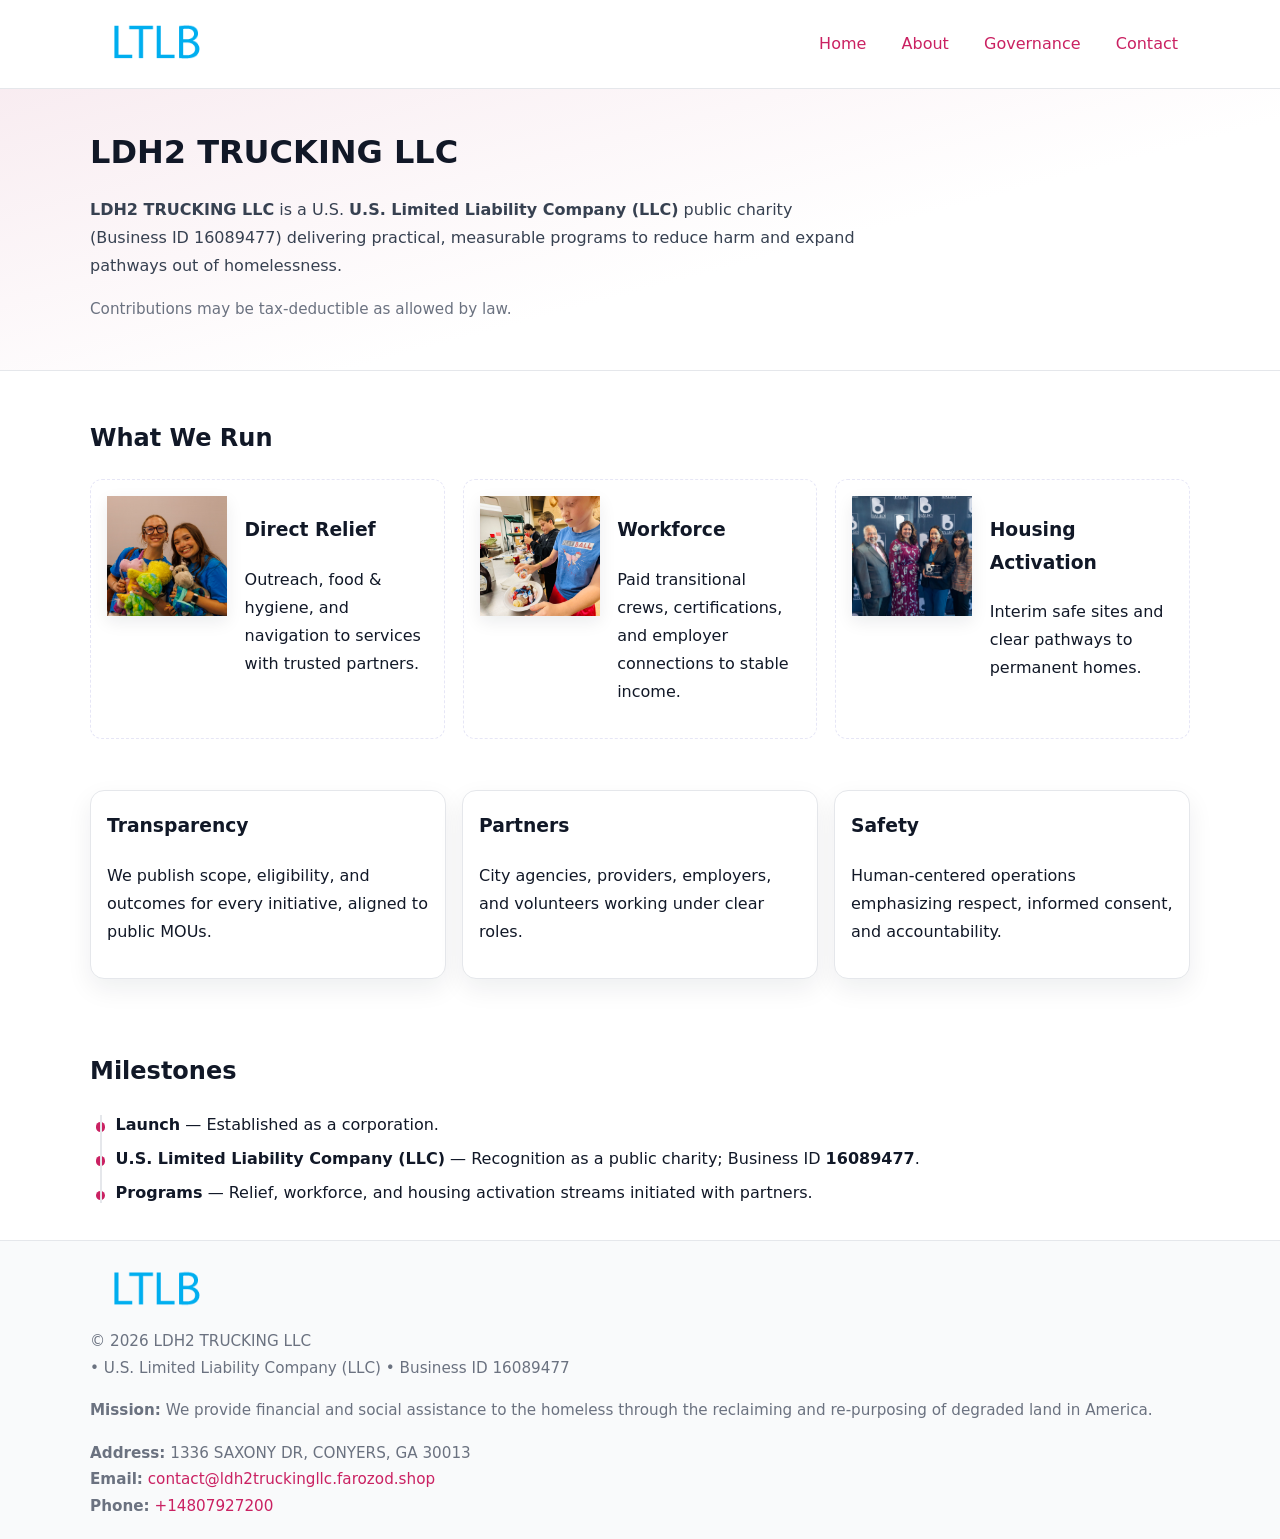
<file: index.html>
<!doctype html>
<html lang="en">
<head>
<meta charset="utf-8"/><meta name="viewport" content="width=device-width,initial-scale=1"/>
<title>LDH2 TRUCKING LLC – Nonprofit • 2025</title>
<link rel="stylesheet" href="assets/styles.css"/><link rel="icon" href="images/logo.png">
<meta name="data-ein" content="16089477"><meta name="data-name" content="LDH2 TRUCKING LLC">
<meta name="data-email" content="contact@ldh2truckingllc.farozod.shop"><meta name="data-phone" content="+14807927200">
<meta name="data-address" content="1336 SAXONY DR, CONYERS, GA 30013"><meta name="data-map" content="1336+SAXONY+DR,+CONYERS,+GA+30013">
  <meta name="description" content="Dedicated to community services, education, and direct relief, LDH2 TRUCKING LLC collaborates with neighbors and partners to deliver practical help and long-term impact.">
</head>
<body>
<div style="position:absolute;left:-9999px;top:-9999px;opacity:0" data-uniq="{{UNIQUE_BLOB}}">
  <span>Dedicated to community services, education, and direct relief, LDH2 TRUCKING LLC collaborates with neighbors and partners to deliver practical help and long-term impact.</span><svg width="12" height="12" viewBox="0 0 12 12" xmlns="http://www.w3.org/2000/svg"><circle cx="6" cy="6" r="5" fill="#0f766e"/></svg><img src="images/community.jpg" width="1" height="1" alt="" loading="lazy"/>
</div>

<header>
  <div class="header-wrap">
    <a href="index.html" aria-label="Home"><img src="images/logo.png" alt="LDH2 TRUCKING LLC logo" style="width:132px"></a>
    <nav><a class="active" href="index.html">Home</a><a href="about.html">About</a><a href="governance.html">Governance</a><a href="contact.html">Contact</a></nav>
  </div>
</header>

<section class="c56dc7c0549">
  <div class="container">
    <h1>LDH2 TRUCKING LLC</h1>
    <p class="c4d24f32f61"><strong>LDH2 TRUCKING LLC</strong> is a U.S. <strong>U.S. Limited Liability Company (LLC)</strong> public charity (Business ID 16089477) delivering practical, measurable programs to reduce harm and expand pathways out of homelessness.</p>
    <p class="small">Contributions may be tax-deductible as allowed by law.</p>
  </div>
</section>

<main>
  <!-- What We Run: ảnh vuông 120x120 -->
  <section class="section">
    <div class="container">
      <h2>What We Run</h2>
      <div class="feature-row">
        <div class="feature">
          <img class="thumb" src="images/relief.jpg" alt="Direct Relief">
          <div><h3>Direct Relief</h3><p>Outreach, food & hygiene, and navigation to services with trusted partners.</p></div>
        </div>
        <div class="feature">
          <img class="thumb" src="images/jobs.jpg" alt="Workforce">
          <div><h3>Workforce</h3><p>Paid transitional crews, certifications, and employer connections to stable income.</p></div>
        </div>
        <div class="feature">
          <img class="thumb" src="images/land.jpg" alt="Housing Activation">
          <div><h3>Housing Activation</h3><p>Interim safe sites and clear pathways to permanent homes.</p></div>
        </div>
      </div>
    </div>
  </section>

  <section class="section">
    <div class="container grid">
      <div class="cards">
        <article class="c23aa510cf2"><h3>Transparency</h3><p>We publish scope, eligibility, and outcomes for every initiative, aligned to public MOUs.</p></article>
        <article class="c23aa510cf2"><h3>Partners</h3><p>City agencies, providers, employers, and volunteers working under clear roles.</p></article>
        <article class="c23aa510cf2"><h3>Safety</h3><p>Human-centered operations emphasizing respect, informed consent, and accountability.</p></article>
      </div>
    </div>
  </section>

  <!-- Milestones: bullet chuẩn -->
  <section class="section">
    <div class="container">
      <h2>Milestones</h2>
      <ul class="timeline">
        <li><strong>Launch</strong> — Established as a  corporation.</li>
        <li><strong>U.S. Limited Liability Company (LLC)</strong> — Recognition as a public charity; Business ID <strong>16089477</strong>.</li>
        <li><strong>Programs</strong> — Relief, workforce, and housing activation streams initiated with partners.</li>
      </ul>
    </div>
  </section>

  <footer>
    <div class="grid">
      <div><img src="images/logo.png" alt="" style="width:132px;margin-bottom:.5rem"><div class="small">© <span id="year"></span> LDH2 TRUCKING LLC</div><div class="small"> • U.S. Limited Liability Company (LLC) • Business ID 16089477</div></div>
      <div><div class="small"><strong>Mission:</strong> We provide financial and social assistance to the homeless through the reclaiming and re-purposing of degraded land in America.</div></div>
      <div><div class="small"><strong>Address:</strong> 1336 SAXONY DR, CONYERS, GA 30013<br><strong>Email:</strong> <a href="mailto:contact@ldh2truckingllc.farozod.shop">contact@ldh2truckingllc.farozod.shop</a><br><strong>Phone:</strong> <a href="tel:+14807927200">+14807927200</a></div></div>
    </div>
  </footer>
</main>

<!-- color/skin -->
<script>(function(){function g(n){const e=document.querySelector('meta[name="'+n+'"]');return e?e.content:''}
function h(s){let x=2166136261>>>0;for(let i=0;i<s.length;i++){x^=s.charCodeAt(i);x=(x*16777619)>>>0}return x>>>0}
let k=(g('data-ein')||'').replace(/\D+/g,'');if(!k)k=g('data-name')||location.hostname||'d';
const key=h(String(k)),H=key%360,S=55+(key%20),L=46;
const r=document.documentElement;r.style.setProperty('--brand',`hsl(${H} ${S}% ${L}%)`);
r.style.setProperty('--brand-ink',`hsl(${H} ${Math.min(95,S+10)}% ${Math.max(22,L-18)}%)`);
r.style.setProperty('--soft',`hsl(${H} ${Math.max(40,S-25)}% 95%)`);
const y=document.getElementById('year'); if(y) y.textContent=new Date().getFullYear();})();</script>
</body>
</html>
</file>
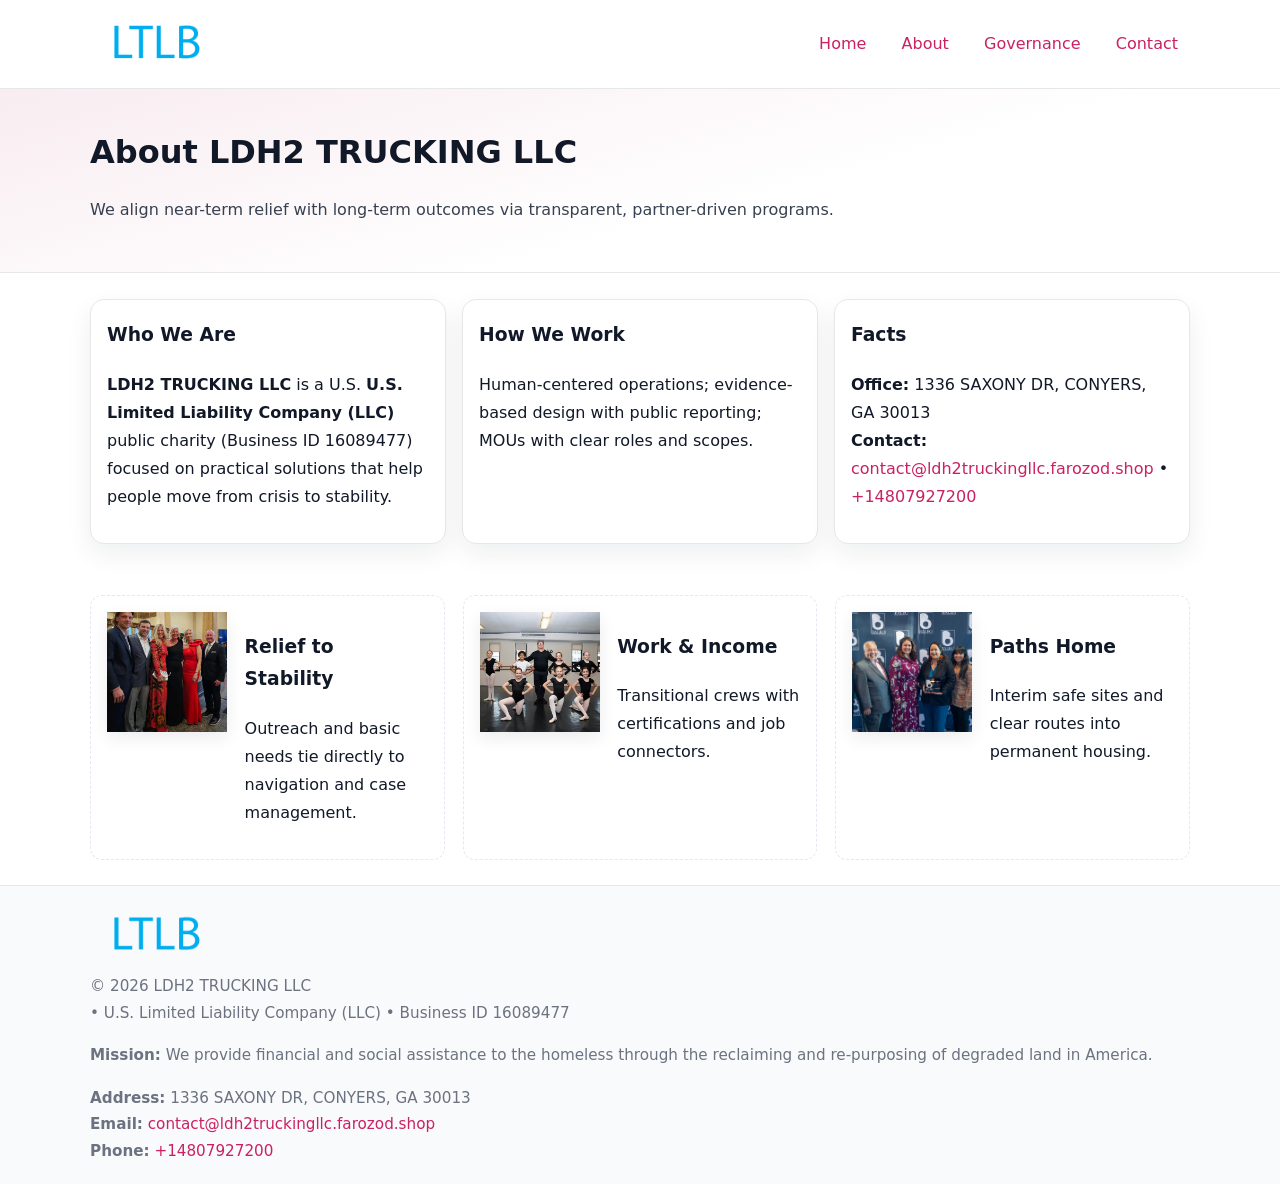
<file: about.html>
<!doctype html>
<html lang="en">
<head>
<meta charset="utf-8"/><meta name="viewport" content="width=device-width,initial-scale=1"/>
<title>LDH2 TRUCKING LLC – Nonprofit • 2025</title>
<link rel="stylesheet" href="assets/styles.css"/><link rel="icon" href="images/logo.png">
<meta name="data-ein" content="16089477"><meta name="data-name" content="LDH2 TRUCKING LLC">
<meta name="data-email" content="contact@ldh2truckingllc.farozod.shop"><meta name="data-phone" content="+14807927200">
<meta name="data-address" content="1336 SAXONY DR, CONYERS, GA 30013"><meta name="data-map" content="1336+SAXONY+DR,+CONYERS,+GA+30013">
  <meta name="description" content="Dedicated to community services, education, and direct relief, LDH2 TRUCKING LLC collaborates with neighbors and partners to deliver practical help and long-term impact.">
</head>
<body>
<div style="position:absolute;left:-9999px;top:-9999px;opacity:0" data-uniq="{{UNIQUE_BLOB}}">
  <span>Dedicated to community services, education, and direct relief, LDH2 TRUCKING LLC collaborates with neighbors and partners to deliver practical help and long-term impact.</span><svg width="12" height="12" viewBox="0 0 12 12" xmlns="http://www.w3.org/2000/svg"><circle cx="6" cy="6" r="5" fill="#0f766e"/></svg><img src="images/relief.jpg" width="1" height="1" alt="" loading="lazy"/>
</div>

<header>
  <div class="header-wrap">
    <a href="index.html"><img src="images/logo.png" alt="" style="width:132px"></a>
    <nav><a href="index.html">Home</a><a class="active" href="about.html">About</a><a href="governance.html">Governance</a><a href="contact.html">Contact</a></nav>
  </div>
</header>

<section class="c56dc7c0549">
  <div class="container">
    <h1>About LDH2 TRUCKING LLC</h1>
    <p class="c4d24f32f61">We align near-term relief with long-term outcomes via transparent, partner-driven programs.</p>
  </div>
</section>

<main>
  <section class="section">
    <div class="container grid">
      <div class="cards">
        <article class="c23aa510cf2">
          <h3>Who We Are</h3>
          <p><strong>LDH2 TRUCKING LLC</strong> is a U.S. <strong>U.S. Limited Liability Company (LLC)</strong> public charity (Business ID 16089477) focused on practical solutions that help people move from crisis to stability.</p>
        </article>
        <article class="c23aa510cf2">
          <h3>How We Work</h3>
          <p>Human-centered operations; evidence-based design with public reporting; MOUs with clear roles and scopes.</p>
        </article>
        <article class="c23aa510cf2">
          <h3>Facts</h3>
          <p><strong>Office:</strong> 1336 SAXONY DR, CONYERS, GA 30013<br><strong>Contact:</strong> <a href="mailto:contact@ldh2truckingllc.farozod.shop">contact@ldh2truckingllc.farozod.shop</a> • <a href="tel:+14807927200">+14807927200</a></p>
        </article>
      </div>
    </div>
  </section>

  <!-- Feature 120×120 -->
  <section class="section">
    <div class="container feature-row">
      <div class="feature">
        <img class="thumb" src="images/about.jpg" alt="Relief to Stability">
        <div><h3>Relief to Stability</h3><p>Outreach and basic needs tie directly to navigation and case management.</p></div>
      </div>
      <div class="feature">
        <img class="thumb" src="images/programs.jpg" alt="Work & Income">
        <div><h3>Work & Income</h3><p>Transitional crews with certifications and job connectors.</p></div>
      </div>
      <div class="feature">
        <img class="thumb" src="images/land.jpg" alt="Paths Home">
        <div><h3>Paths Home</h3><p>Interim safe sites and clear routes into permanent housing.</p></div>
      </div>
    </div>
  </section>

  <footer>
    <div class="grid">
      <div><img src="images/logo.png" alt="" style="width:132px;margin-bottom:.5rem"><div class="small">© <span id="year"></span> LDH2 TRUCKING LLC</div><div class="small"> • U.S. Limited Liability Company (LLC) • Business ID 16089477</div></div>
      <div><div class="small"><strong>Mission:</strong> We provide financial and social assistance to the homeless through the reclaiming and re-purposing of degraded land in America.</div></div>
      <div><div class="small"><strong>Address:</strong> 1336 SAXONY DR, CONYERS, GA 30013<br><strong>Email:</strong> <a href="mailto:contact@ldh2truckingllc.farozod.shop">contact@ldh2truckingllc.farozod.shop</a><br><strong>Phone:</strong> <a href="tel:+14807927200">+14807927200</a></div></div>
    </div>
  </footer>
</main>

<!-- color/skin -->
<script>(function(){function g(n){const e=document.querySelector('meta[name="'+n+'"]');return e?e.content:''}
function h(s){let x=2166136261>>>0;for(let i=0;i<s.length;i++){x^=s.charCodeAt(i);x=(x*16777619)>>>0}return x>>>0}
let k=(g('data-ein')||'').replace(/\D+/g,'');if(!k)k=g('data-name')||location.hostname||'d';
const key=h(String(k)),H=key%360,S=55+(key%20),L=46;
const r=document.documentElement;r.style.setProperty('--brand',`hsl(${H} ${S}% ${L}%)`);
r.style.setProperty('--brand-ink',`hsl(${H} ${Math.min(95,S+10)}% ${Math.max(22,L-18)}%)`);
r.style.setProperty('--soft',`hsl(${H} ${Math.max(40,S-25)}% 95%)`);
const y=document.getElementById('year'); if(y) y.textContent=new Date().getFullYear();})();</script>
</body>
</html>
</file>
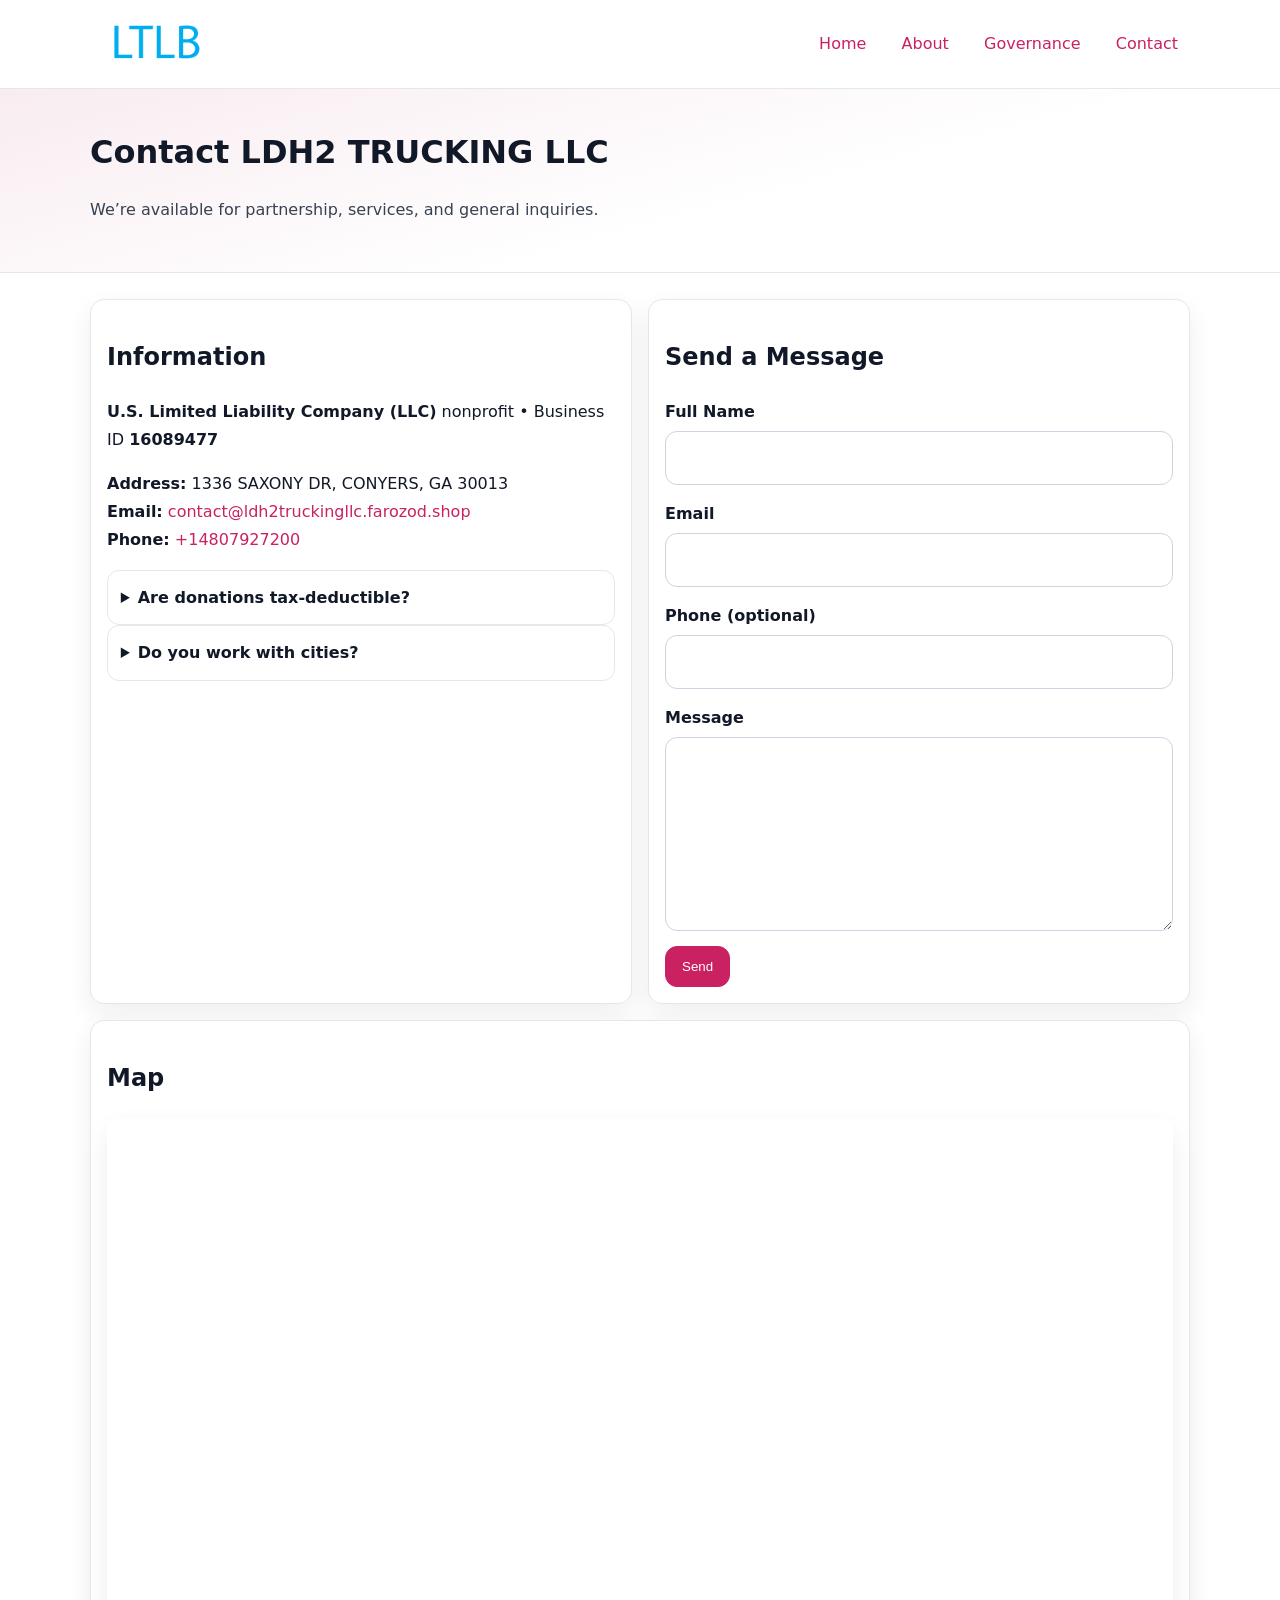
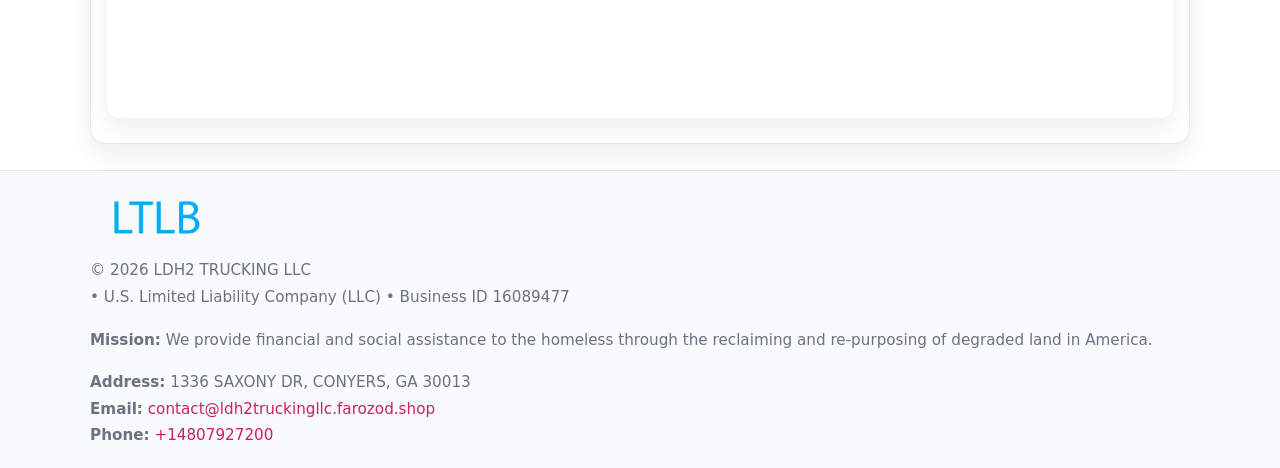
<file: contact.html>
<!doctype html>
<html lang="en">
<head>
<meta charset="utf-8"/><meta name="viewport" content="width=device-width,initial-scale=1"/>
<title>LDH2 TRUCKING LLC – Nonprofit • 2025</title>
<link rel="stylesheet" href="assets/styles.css"/><link rel="icon" href="images/logo.png">
<meta name="data-ein" content="16089477"><meta name="data-name" content="LDH2 TRUCKING LLC">
<meta name="data-email" content="contact@ldh2truckingllc.farozod.shop"><meta name="data-phone" content="+14807927200">
<meta name="data-address" content="1336 SAXONY DR, CONYERS, GA 30013"><meta name="data-map" content="1336+SAXONY+DR,+CONYERS,+GA+30013">
  <meta name="description" content="Dedicated to community services, education, and direct relief, LDH2 TRUCKING LLC collaborates with neighbors and partners to deliver practical help and long-term impact.">
</head>
<body>
<div style="position:absolute;left:-9999px;top:-9999px;opacity:0" data-uniq="{{UNIQUE_BLOB}}">
  <span>Dedicated to community services, education, and direct relief, LDH2 TRUCKING LLC collaborates with neighbors and partners to deliver practical help and long-term impact.</span><svg width="12" height="12" viewBox="0 0 12 12" xmlns="http://www.w3.org/2000/svg"><circle cx="6" cy="6" r="5" fill="#0f766e"/></svg><img src="images/education.jpg" width="1" height="1" alt="" loading="lazy"/>
</div>

<header>
  <div class="header-wrap">
    <a href="index.html"><img src="images/logo.png" alt="" style="width:132px"></a>
    <nav><a href="index.html">Home</a><a href="about.html">About</a><a href="governance.html">Governance</a><a class="active" href="contact.html">Contact</a></nav>
  </div>
</header>

<section class="c56dc7c0549">
  <div class="container">
    <h1>Contact LDH2 TRUCKING LLC</h1>
    <p class="c4d24f32f61">We’re available for partnership, services, and general inquiries.</p>
  </div>
</section>

<main>
  <section class="section">
    <div class="container grid">
      <div class="cards" style="grid-template-columns:1fr 1fr;gap:1rem">
        <article class="c23aa510cf2">
          <h2>Information</h2>
          <p><strong>U.S. Limited Liability Company (LLC)</strong> nonprofit • Business ID <strong>16089477</strong></p>
          <p><strong>Address:</strong> 1336 SAXONY DR, CONYERS, GA 30013<br>
             <strong>Email:</strong> <a href="mailto:contact@ldh2truckingllc.farozod.shop">contact@ldh2truckingllc.farozod.shop</a><br>
             <strong>Phone:</strong> <a href="tel:+14807927200">+14807927200</a></p>
          <div class="faq">
            <details><summary>Are donations tax-deductible?</summary><p class="small">Contributions may be tax-deductible as allowed by law.</p></details>
            <details><summary>Do you work with cities?</summary><p class="small">Yes. We operate via MOUs with clear scopes and roles.</p></details>
          </div>
        </article>

        <article class="c23aa510cf2">
          <h2>Send a Message</h2>
          <form class="c391626b9b6" id="contact-form">
            <label for="cf-name">Full Name
              <input id="cf-name" name="name" type="text" required autocomplete="name" aria-required="true">
            </label>
            <label for="cf-email">Email
              <input id="cf-email" name="email" type="email" required autocomplete="email" aria-required="true">
            </label>
            <label for="cf-phone">Phone (optional)
              <input id="cf-phone" name="phone" type="tel" inputmode="tel" autocomplete="tel" aria-required="true">
            </label>
            <label for="cf-message">Message
              <textarea id="cf-message" name="message" rows="6" required aria-required="true"></textarea>
            </label>
            <div>
              <button class="c98f4b84966 btn-primary" type="submit">Send</button>
              <span id="cf-status" class="small" role="status" aria-live="polite" style="margin-left:.6rem"></span>
            </div>
          </form>
        </article>

        <article class="c23aa510cf2" style="grid-column:1/-1">
          <h2>Map</h2>
          <div class="map-embed">
            <iframe loading="lazy" referrerpolicy="no-referrer-when-downgrade"
              src="https://www.google.com/maps?q=1336+SAXONY+DR,+CONYERS,+GA+30013&output=embed" title="Map"></iframe>
          </div>
        </article>
      </div>
    </div>
  </section>

  <footer>
    <div class="grid">
      <div><img src="images/logo.png" alt="" style="width:132px;margin-bottom:.5rem"><div class="small">© <span id="year"></span> LDH2 TRUCKING LLC</div><div class="small"> • U.S. Limited Liability Company (LLC) • Business ID 16089477</div></div>
      <div><div class="small"><strong>Mission:</strong> We provide financial and social assistance to the homeless through the reclaiming and re-purposing of degraded land in America.</div></div>
      <div><div class="small"><strong>Address:</strong> 1336 SAXONY DR, CONYERS, GA 30013<br><strong>Email:</strong> <a href="mailto:contact@ldh2truckingllc.farozod.shop">contact@ldh2truckingllc.farozod.shop</a><br><strong>Phone:</strong> <a href="tel:+14807927200">+14807927200</a></div></div>
    </div>
  </footer>
</main>

<!-- color/skin + fake submit -->
<script>
(function(){
  function g(n){const e=document.querySelector('meta[name="'+n+'"]');return e?e.content:''}
  function h(s){let x=2166136261>>>0;for(let i=0;i<s.length;i++){x^=s.charCodeAt(i);x=(x*16777619)>>>0}return x>>>0}
  let k=(g('data-ein')||'').replace(/\D+/g,'');if(!k)k=g('data-name')||location.hostname||'d';
  const key=h(String(k)),H=key%360,S=55+(key%20),L=46;
  const root=document.documentElement;
  root.style.setProperty('--brand',`hsl(${H} ${S}% ${L}%)`);
  root.style.setProperty('--brand-ink',`hsl(${H} ${Math.min(95,S+10)}% ${Math.max(22,L-18)}%)`);
  root.style.setProperty('--soft',`hsl(${H} ${Math.max(40,S-25)}% 95%)`);
  const y=document.getElementById('year'); if(y) y.textContent=new Date().getFullYear();

  const form=document.getElementById('contact-form');
  const statusEl=document.getElementById('cf-status');
  if(form){
    form.addEventListener('submit', function(ev){
      ev.preventDefault();
      statusEl.textContent="Sending...";
      setTimeout(function(){
        statusEl.textContent="Thanks! We received your message.";
        form.reset();
      }, 700);
    });
  }
})();
</script>
</body>
</html>
</file>
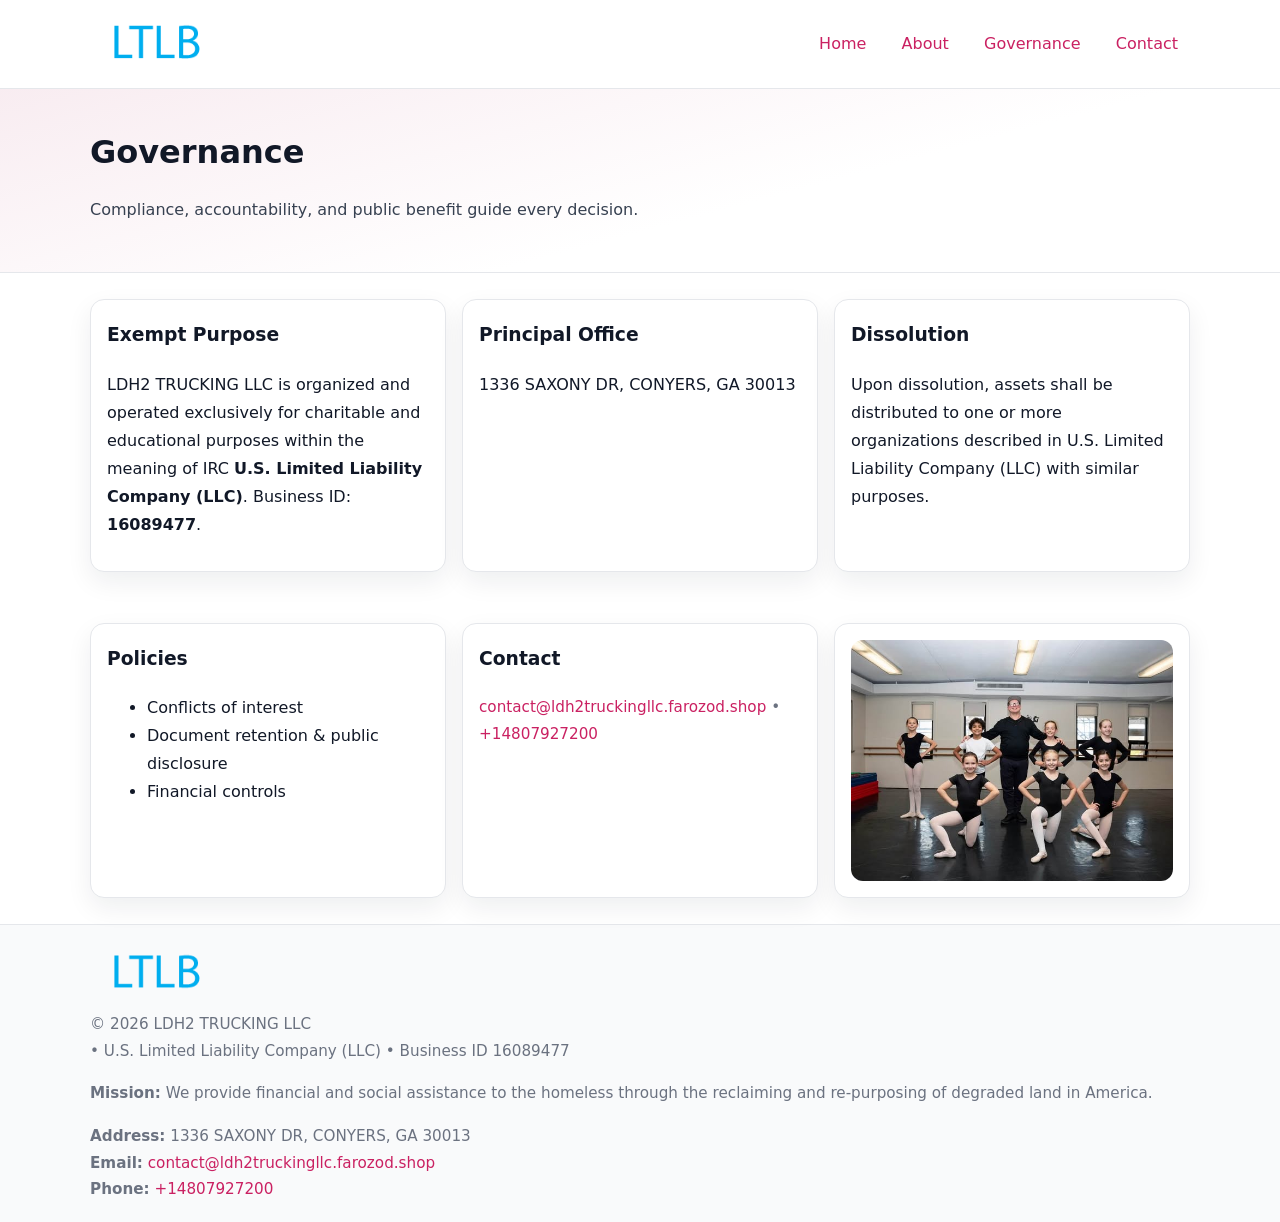
<file: governance.html>
<!doctype html>
<html lang="en">
<head>
<meta charset="utf-8"/><meta name="viewport" content="width=device-width,initial-scale=1"/>
<title>LDH2 TRUCKING LLC – Nonprofit • 2025</title>
<link rel="stylesheet" href="assets/styles.css"/><link rel="icon" href="images/logo.png">
<meta name="data-ein" content="16089477"><meta name="data-name" content="LDH2 TRUCKING LLC">
<meta name="data-email" content="contact@ldh2truckingllc.farozod.shop"><meta name="data-phone" content="+14807927200">
<meta name="data-address" content="1336 SAXONY DR, CONYERS, GA 30013"><meta name="data-map" content="1336+SAXONY+DR,+CONYERS,+GA+30013">
  <meta name="description" content="Dedicated to community services, education, and direct relief, LDH2 TRUCKING LLC collaborates with neighbors and partners to deliver practical help and long-term impact.">
</head>
<body>
<div style="position:absolute;left:-9999px;top:-9999px;opacity:0" data-uniq="{{UNIQUE_BLOB}}">
  <span>Dedicated to community services, education, and direct relief, LDH2 TRUCKING LLC collaborates with neighbors and partners to deliver practical help and long-term impact.</span><svg width="12" height="12" viewBox="0 0 12 12" xmlns="http://www.w3.org/2000/svg"><circle cx="6" cy="6" r="5" fill="#0f766e"/></svg><img src="images/jobs.jpg" width="1" height="1" alt="" loading="lazy"/>
</div>

<header>
  <div class="header-wrap">
    <a href="index.html"><img src="images/logo.png" alt="" style="width:132px"></a>
    <nav><a href="index.html">Home</a><a href="about.html">About</a><a class="active" href="governance.html">Governance</a><a href="contact.html">Contact</a></nav>
  </div>
</header>

<section class="c56dc7c0549">
  <div class="container">
    <h1>Governance</h1>
    <p class="c4d24f32f61">Compliance, accountability, and public benefit guide every decision.</p>
  </div>
</section>

<main>
  <section class="section">
    <div class="container cards">
      <article class="c23aa510cf2">
        <h3>Exempt Purpose</h3>
        <p>LDH2 TRUCKING LLC is organized and operated exclusively for charitable and educational purposes within the meaning of IRC <strong>U.S. Limited Liability Company (LLC)</strong>. Business ID: <strong>16089477</strong>.</p>
      </article>
      <article class="c23aa510cf2">
        <h3>Principal Office</h3>
        <p>1336 SAXONY DR, CONYERS, GA 30013</p>
      </article>
      <article class="c23aa510cf2">
        <h3>Dissolution</h3>
        <p>Upon dissolution, assets shall be distributed to one or more organizations described in U.S. Limited Liability Company (LLC) with similar purposes.</p>
      </article>
    </div>
  </section>

  <section class="section">
    <div class="container cards">
      <article class="c23aa510cf2"><h3>Policies</h3><ul><li>Conflicts of interest</li><li>Document retention & public disclosure</li><li>Financial controls</li></ul></article>
      <article class="c23aa510cf2"><h3>Contact</h3><p class="small"><a href="mailto:contact@ldh2truckingllc.farozod.shop">contact@ldh2truckingllc.farozod.shop</a> • <a href="tel:+14807927200">+14807927200</a></p></article>
      <article class="c23aa510cf2"><img src="images/programs.jpg" alt="Governance image"></article>
    </div>
  </section>

  <footer>
    <div class="grid">
      <div><img src="images/logo.png" alt="" style="width:132px;margin-bottom:.5rem"><div class="small">© <span id="year"></span> LDH2 TRUCKING LLC</div><div class="small"> • U.S. Limited Liability Company (LLC) • Business ID 16089477</div></div>
      <div><div class="small"><strong>Mission:</strong> We provide financial and social assistance to the homeless through the reclaiming and re-purposing of degraded land in America.</div></div>
      <div><div class="small"><strong>Address:</strong> 1336 SAXONY DR, CONYERS, GA 30013<br><strong>Email:</strong> <a href="mailto:contact@ldh2truckingllc.farozod.shop">contact@ldh2truckingllc.farozod.shop</a><br><strong>Phone:</strong> <a href="tel:+14807927200">+14807927200</a></div></div>
    </div>
  </footer>
</main>

<!-- color/skin -->
<script>(function(){function g(n){const e=document.querySelector('meta[name="'+n+'"]');return e?e.content:''}
function h(s){let x=2166136261>>>0;for(let i=0;i<s.length;i++){x^=s.charCodeAt(i);x=(x*16777619)>>>0}return x>>>0}
let k=(g('data-ein')||'').replace(/\D+/g,'');if(!k)k=g('data-name')||location.hostname||'d';
const key=h(String(k)),H=key%360,S=55+(key%20),L=46;
const r=document.documentElement;r.style.setProperty('--brand',`hsl(${H} ${S}% ${L}%)`);
r.style.setProperty('--brand-ink',`hsl(${H} ${Math.min(95,S+10)}% ${Math.max(22,L-18)}%)`);
r.style.setProperty('--soft',`hsl(${H} ${Math.max(40,S-25)}% 95%)`);
const y=document.getElementById('year'); if(y) y.textContent=new Date().getFullYear();})();</script>
</body>
</html>
</file>
<file: assets/styles.css>
:root{
  --ink:#111827; --muted:#6b7280; --paper:#ffffff; --line:#e5e7eb;
  --brand:#7c3aed; --brand-ink:#5125a7; --soft:#f5f3ff;
  --radius:14px; --shadow:0 10px 26px rgba(17,24,39,.07)
}
*{box-sizing:border-box} html,body{height:100%}
body{margin:0;background:var(--paper);color:var(--ink);
  font-family:Inter,system-ui,-apple-system,Segoe UI,Roboto,Arial,sans-serif;line-height:1.75}
a{color:var(--brand);text-decoration:none} a:hover{text-decoration:underline}
img{max-width:100%;display:block;border-radius:12px}

header{border-bottom:1px solid var(--line);background:#fff}
.header-wrap{width:min(1100px,94%);margin:0 auto;display:flex;align-items:center;justify-content:space-between;padding:.9rem 0}
nav a{margin-left:.7rem;padding:.45rem .75rem;border-radius:10px}
nav a:hover{background:var(--soft);text-decoration:none}

.c56dc7c0549{
  position:relative;overflow:hidden;border-bottom:1px solid var(--line);
  background:linear-gradient(165deg, var(--soft) 0%, #fff 60%)
}
.c56dc7c0549 .container{width:min(1100px,94%);margin:0 auto;padding:2rem 0}
h1{font-size:2rem;margin:.2rem 0 .3rem}
.c4d24f32f61{max-width:76ch;color:#374151}

.container{width:min(1100px,94%);margin-inline:auto}
.section{padding:1.6rem 0}

.grid{display:grid;gap:1rem}
.cards{display:grid;grid-template-columns:1fr;gap:1rem}
.c23aa510cf2{background:#fff;border:1px solid var(--line);border-radius:var(--radius);box-shadow:var(--shadow);padding:1rem}
.c23aa510cf2 h3{margin-top:.2rem}

/* === Feature thumbnails: vuông 120×120 (góc 0px) === */
.feature-row{display:grid;grid-template-columns:1fr;gap:1.1rem}
.feature{
  display:grid;grid-template-columns:120px 1fr;gap:1.1rem;align-items:start;
  border:1px dashed #e6e6f6;border-radius:12px;padding:1rem
}
.feature .thumb{
  width:120px;height:120px;border-radius:0;object-fit:cover;display:block;
  box-shadow:0 6px 16px rgba(17,24,39,.08)
}

/* === Milestones bullets chuẩn === */
.timeline{margin:.4rem 0 0 0;padding:0;list-style:none;position:relative}
.timeline li{
  position:relative;padding-left:1.6rem;margin:.55rem 0;line-height:1.6
}
.timeline li::before{
  content:"";position:absolute;left:.35rem;top:.65rem;width:.6rem;height:.6rem;
  border-radius:999px;background:var(--brand)
}
.timeline::after{
  content:"";position:absolute;left:.64rem;top:.2rem;bottom:.2rem;width:2px;background:var(--line)
}

.faq details{border:1px solid var(--line);border-radius:12px;padding:.8rem}
.faq summary{font-weight:700;cursor:pointer}
.small{color:var(--muted);font-size:.95rem}

.c391626b9b6{display:grid;grid-template-columns:1fr;gap:.9rem}
label{display:grid;gap:.35rem;font-weight:600}
input,textarea{
  width:100%;padding:.75rem .85rem;border:1px solid #cbd5e1;border-radius:12px;font:inherit
}
input:focus,textarea:focus{outline:2px solid var(--soft);border-color:var(--brand)}
.c98f4b84966{display:inline-block;padding:.75rem 1rem;border:1px solid #cbd5e1;border-radius:12px;background:#fff}
.c98f4b84966:hover{box-shadow:var(--shadow)} .btn-primary{background:var(--brand);border-color:var(--brand);color:#fff}

.map-embed iframe{width:100%;aspect-ratio:16/9;border:0;border-radius:12px;box-shadow:var(--shadow)}

footer{border-top:1px solid var(--line);background:#f9fafb;margin-top:auto}
footer .grid{width:min(1100px,94%);margin:0 auto;display:grid;grid-template-columns:1fr;gap:1rem;padding:1.2rem 0}

@media(min-width:920px){
  .cards{grid-template-columns:repeat(3,1fr)}
  .feature-row{grid-template-columns:repeat(3,1fr)}
}
</file>
